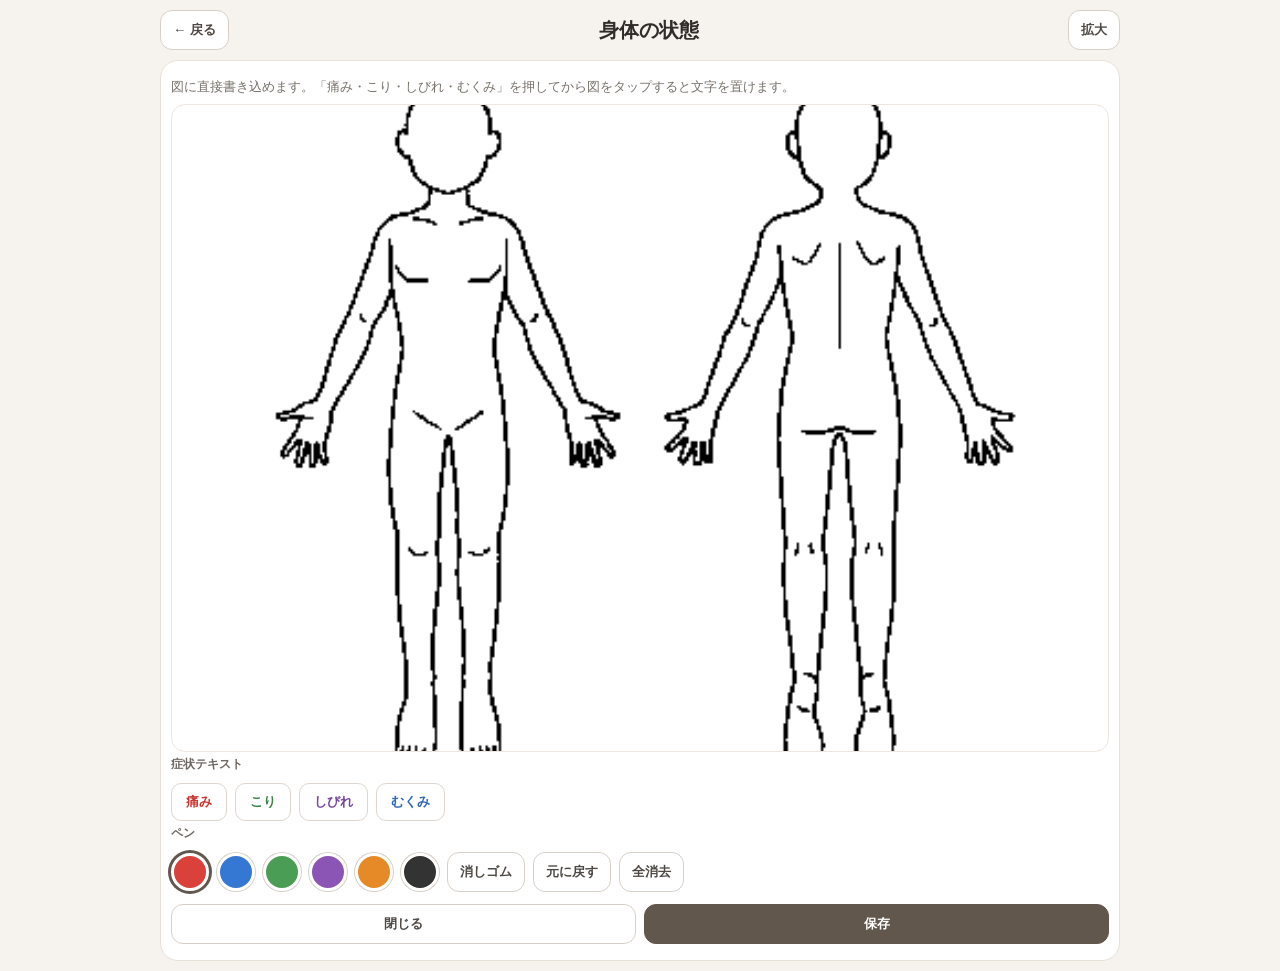
<file: body-chart-legacy.html>
<!doctype html><html lang="ja"><head><meta charset="utf-8"><meta name="viewport" content="width=device-width,initial-scale=1,viewport-fit=cover"><meta http-equiv="Cache-Control" content="no-cache, no-store, must-revalidate">
<meta http-equiv="Pragma" content="no-cache">
<meta http-equiv="Expires" content="0">
<title>整体なかの｜身体の状態</title><style>*{box-sizing:border-box}body{margin:0;background:#f6f3ee;color:#2f2d2a;font-family:-apple-system,BlinkMacSystemFont,"Segoe UI","Yu Gothic",Meiryo,sans-serif}.wrap{max-width:980px;margin:auto;padding:10px}.bar{display:flex;align-items:center;justify-content:space-between;gap:8px;margin-bottom:10px}.bar h1{margin:0;font-size:20px}.btn{border:1px solid #d8d0c7;background:#fff;color:#4d4843;border-radius:12px;padding:10px 12px;font-weight:700}.primary{background:#61574d;color:#fff;border-color:#61574d}.card{background:#fff;border:1px solid #e7e0d7;border-radius:18px;padding:10px}.meta,.hint{font-size:13px;color:#77716a;line-height:1.6}.meta{margin:0 0 6px}.hint{margin:6px 0}.stage{position:relative;width:100%;height:min(72vh,760px);min-height:600px;background:#fff;border:1px solid #eee7df;border-radius:14px;overflow:hidden;touch-action:none}#base,#draw{position:absolute;inset:0;width:100%;height:100%}#base{object-fit:contain;transform:scale(1.16);pointer-events:none;transform-origin:center center}#draw{touch-action:none}.tools,.labels{display:flex;flex-wrap:wrap;gap:8px;margin-top:10px;align-items:center}.toolTitle{width:100%;font-size:12px;font-weight:700;color:#6f6862;margin-top:4px}.color{width:38px;height:38px;border-radius:50%;border:3px solid #fff;box-shadow:0 0 0 1px #d8d0c7}.color.active{box-shadow:0 0 0 3px #61574d}.red{background:#d9413a}.blue{background:#3478d4}.green{background:#4a9d55}.purple{background:#8a55b5}.orange{background:#e68a28}.black{background:#333}.labelBtn{border:1px solid #ded6ce;background:#fff;border-radius:10px;padding:9px 14px;font-weight:800}.labelBtn[data-label="痛み"]{color:#c93630}.labelBtn[data-label="こり"]{color:#398346}.labelBtn[data-label="しびれ"]{color:#7548a0}.labelBtn[data-label="むくみ"]{color:#2e68b9}.labelBtn.active{box-shadow:0 0 0 2px #61574d inset;background:#faf8f5}.actions{display:grid;grid-template-columns:1fr 1fr;gap:8px;margin-top:12px}@media(max-width:600px){.wrap{padding:6px}.card{padding:7px}.stage{height:68vh;min-height:560px}#base{transform:scale(1.22)}.bar h1{font-size:18px}.btn{padding:9px 10px}}</style></head><body><div class="wrap"><div class="bar"><button class="btn" onclick="history.back()">← 戻る</button><h1>身体の状態</h1><button class="btn" id="fullscreen">拡大</button></div><div class="card"><p id="meta" class="meta"></p><p class="hint">図に直接書き込めます。「痛み・こり・しびれ・むくみ」を押してから図をタップすると文字を置けます。</p><div class="stage" id="stage"><img id="base" alt="身体図 正面・背面" src="[data-uri]"><canvas id="draw"></canvas></div><div class="toolTitle">症状テキスト</div><div class="labels"><button class="labelBtn" data-label="痛み" data-color="#d9413a">痛み</button><button class="labelBtn" data-label="こり" data-color="#4a9d55">こり</button><button class="labelBtn" data-label="しびれ" data-color="#8a55b5">しびれ</button><button class="labelBtn" data-label="むくみ" data-color="#3478d4">むくみ</button></div><div class="toolTitle">ペン</div><div class="tools"><button class="color red active" data-c="#d9413a"></button><button class="color blue" data-c="#3478d4"></button><button class="color green" data-c="#4a9d55"></button><button class="color purple" data-c="#8a55b5"></button><button class="color orange" data-c="#e68a28"></button><button class="color black" data-c="#333333"></button><button class="btn" id="eraser">消しゴム</button><button class="btn" id="undo">元に戻す</button><button class="btn" id="clear">全消去</button></div><div class="actions"><button class="btn" id="close">閉じる</button><button class="btn primary" id="save">保存</button></div><div id="msg" class="hint"></div></div></div><script>const p=new URLSearchParams(location.search),customer=p.get('customer')||'draft',date=p.get('date')||'undated',name=p.get('name')||'',KEY=`nakano_body_chart_${customer}_${date}`;document.getElementById('meta').textContent=[name,date!=='undated'?date:''].filter(Boolean).join('　');const c=document.getElementById('draw'),x=c.getContext('2d'),s=document.getElementById('stage');let col='#d9413a',er=false,down=false,last=null,h=[],label=null,labelCol='#333';function size(){const old=c.width?c.toDataURL():null,r=s.getBoundingClientRect(),d=devicePixelRatio||1;c.width=Math.round(r.width*d);c.height=Math.round(r.height*d);c.style.width=r.width+'px';c.style.height=r.height+'px';x.setTransform(d,0,0,d,0,0);x.lineCap='round';x.lineJoin='round';if(old){const i=new Image;i.onload=()=>x.drawImage(i,0,0,r.width,r.height);i.src=old}else load()}function load(){const v=localStorage.getItem(KEY);if(!v)return;const i=new Image;i.onload=()=>x.drawImage(i,0,0,s.clientWidth,s.clientHeight);i.src=v}function pos(e){const r=c.getBoundingClientRect();return{x:e.clientX-r.left,y:e.clientY-r.top}}function snap(){h.push(c.toDataURL());if(h.length>20)h.shift()}function start(e){e.preventDefault();const q=pos(e);if(label){snap();x.globalCompositeOperation='source-over';x.fillStyle=labelCol;x.font='700 19px -apple-system,BlinkMacSystemFont,"Yu Gothic",sans-serif';x.fillText(label,q.x,q.y);label=null;document.querySelectorAll('.labelBtn').forEach(b=>b.classList.remove('active'));return}snap();down=true;last=q}function move(e){if(!down)return;e.preventDefault();const q=pos(e);x.globalCompositeOperation=er?'destination-out':'source-over';x.strokeStyle=col;x.lineWidth=er?26:4;x.beginPath();x.moveTo(last.x,last.y);x.lineTo(q.x,q.y);x.stroke();last=q}function end(){down=false;last=null}c.addEventListener('pointerdown',start);c.addEventListener('pointermove',move);window.addEventListener('pointerup',end);window.addEventListener('pointercancel',end);document.querySelectorAll('.labelBtn').forEach(b=>b.onclick=()=>{label=b.dataset.label;labelCol=b.dataset.color;er=false;document.getElementById('eraser').classList.remove('primary');document.querySelectorAll('.labelBtn').forEach(z=>z.classList.toggle('active',z===b))});document.querySelectorAll('.color').forEach(b=>b.onclick=()=>{col=b.dataset.c;er=false;label=null;document.querySelectorAll('.labelBtn').forEach(z=>z.classList.remove('active'));document.querySelectorAll('.color').forEach(z=>z.classList.toggle('active',z===b));document.getElementById('eraser').classList.remove('primary')});document.getElementById('eraser').onclick=e=>{er=!er;label=null;e.currentTarget.classList.toggle('primary',er)};document.getElementById('undo').onclick=()=>{const v=h.pop();if(!v)return;const i=new Image;i.onload=()=>{x.clearRect(0,0,s.clientWidth,s.clientHeight);x.drawImage(i,0,0,s.clientWidth,s.clientHeight)};i.src=v};document.getElementById('clear').onclick=()=>{snap();x.clearRect(0,0,s.clientWidth,s.clientHeight)};document.getElementById('save').onclick=()=>{localStorage.setItem(KEY,c.toDataURL('image/png'));document.getElementById('msg').textContent='身体図を保存しました。'};document.getElementById('close').onclick=()=>history.back();document.getElementById('fullscreen').onclick=async()=>{if(!document.fullscreenElement){try{await s.requestFullscreen()}catch{}}else document.exitFullscreen()};window.addEventListener('resize',()=>setTimeout(size,80));size();</script>
<!-- local navigation cache refresh -->
<script>
document.addEventListener('click',function(e){
  const a=e.target.closest?.('a[href]');
  if(!a)return;
  const raw=a.getAttribute('href')||'';
  if(!raw||raw.startsWith('#')||raw.startsWith('javascript:'))return;
  try{
    const u=new URL(a.href,location.href);
    if(u.origin===location.origin&&u.pathname.startsWith('/seitai-nakano-booking/')){
      u.searchParams.set('_v',String(Date.now()));
      a.href=u.href;
    }
  }catch{}
},true);
</script>
</body></html>
</file>
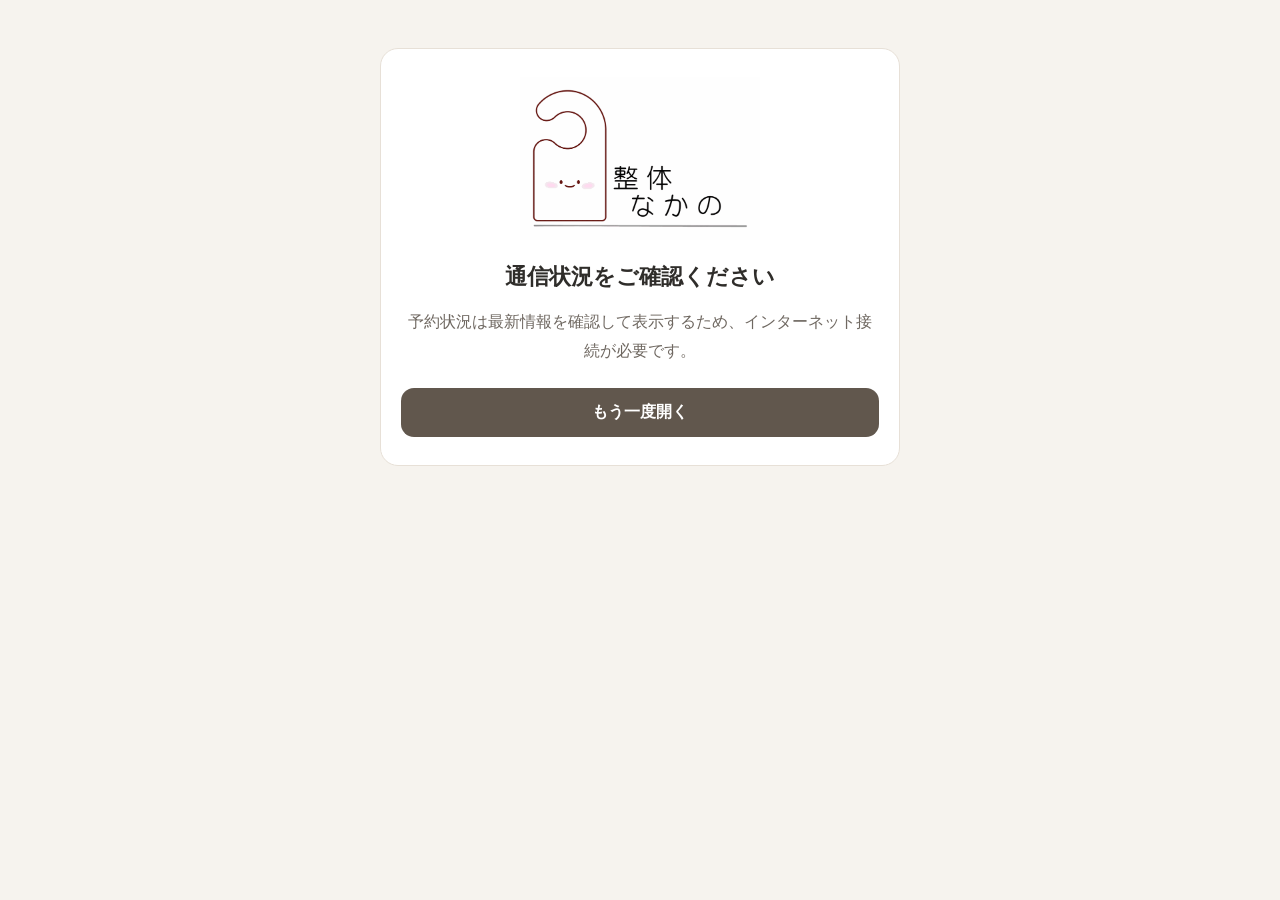
<file: offline.html>
<!doctype html>
<html lang="ja">
<head>
<meta charset="utf-8">
<meta name="viewport" content="width=device-width,initial-scale=1,viewport-fit=cover">
<meta name="theme-color" content="#741b16">
<title>整体なかの｜通信を確認してください</title>
<style>
body{margin:0;background:#f6f3ee;color:#2f2d2a;font-family:-apple-system,BlinkMacSystemFont,"Segoe UI","Yu Gothic",Meiryo,sans-serif}
main{max-width:520px;margin:auto;padding:48px 20px;text-align:center}.card{background:#fff;border:1px solid #e7e0d7;border-radius:18px;padding:28px 20px}img{display:block;width:min(240px,70%);height:auto;margin:0 auto 22px}h1{font-size:22px;margin:0 0 12px}p{color:#6f6861;line-height:1.8}.btn{display:block;margin-top:22px;padding:14px;border-radius:13px;background:#61574d;color:#fff;text-decoration:none;font-weight:700}
</style>
</head>
<body><main><div class="card"><img src="./assets/nakano-logo.png" alt="整体なかの"><h1>通信状況をご確認ください</h1><p>予約状況は最新情報を確認して表示するため、インターネット接続が必要です。</p><a class="btn" href="./">もう一度開く</a></div></main></body></html>
</file>
